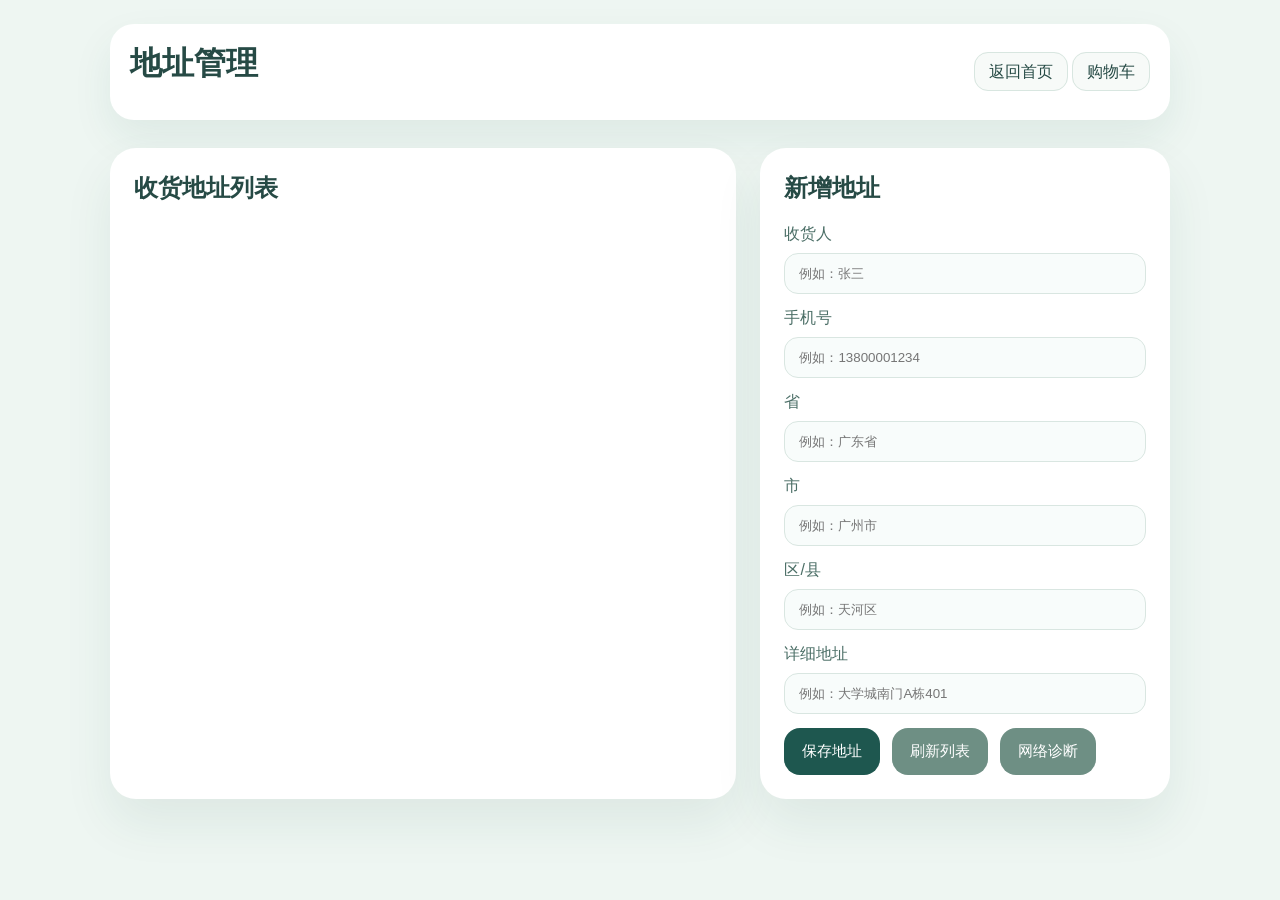
<file: Market_OS/address.html>
﻿<!DOCTYPE html>
<!--
  地址管理页面 —— 广应科校园超市
  提供收货地址的新增、列表查看、默认地址设置与删除功能。
  左侧展示已保存的地址列表，右侧为新增地址表单。
-->
<html lang="zh-CN">
<head>
  <meta charset="UTF-8" />
  <meta name="viewport" content="width=device-width, initial-scale=1.0" />
  <title>地址管理 - 广应科校园超市</title>
  <link rel="stylesheet" href="css/address.css" />
</head>
<body>
  <div class="page">
    <div class="top-nav">
      <h1 class="page-title">地址管理</h1>
      <div>
        <a href="index.html">返回首页</a>
        <a href="cart.html">购物车</a>
      </div>
    </div>
    <div class="layout">
      <div class="card">
        <h2 style="margin-top:0;">收货地址列表</h2>
        <div id="address-list" class="address-grid"></div>
        <div id="no-address" style="padding: 26px; color:#5a7a6f; display:none;">暂无地址，请在右侧表单中添加一个收货地址。</div>
      </div>
      <div class="card">
        <h2 style="margin-top:0;">新增地址</h2>
        <div class="form-group"><label>收货人</label><input id="receiverName" type="text" placeholder="例如：张三" /></div>
        <div class="form-group"><label>手机号</label><input id="phone" type="text" placeholder="例如：13800001234" /></div>
        <div class="form-group"><label>省</label><input id="province" type="text" placeholder="例如：广东省" /></div>
        <div class="form-group"><label>市</label><input id="city" type="text" placeholder="例如：广州市" /></div>
        <div class="form-group"><label>区/县</label><input id="district" type="text" placeholder="例如：天河区" /></div>
        <div class="form-group"><label>详细地址</label><input id="detailAddress" type="text" placeholder="例如：大学城南门A栋401" /></div>
        <div class="form-actions">
          <button id="save-address">保存地址</button>
          <button type="button" class="secondary" id="refresh-address">刷新列表</button>
          <button type="button" id="diag-button" style="background:#6e8f84;">网络诊断</button>
        </div>
      </div>
    </div>
  </div>

  <script src="js/address.js"></script>
</body>
</html>
</file>
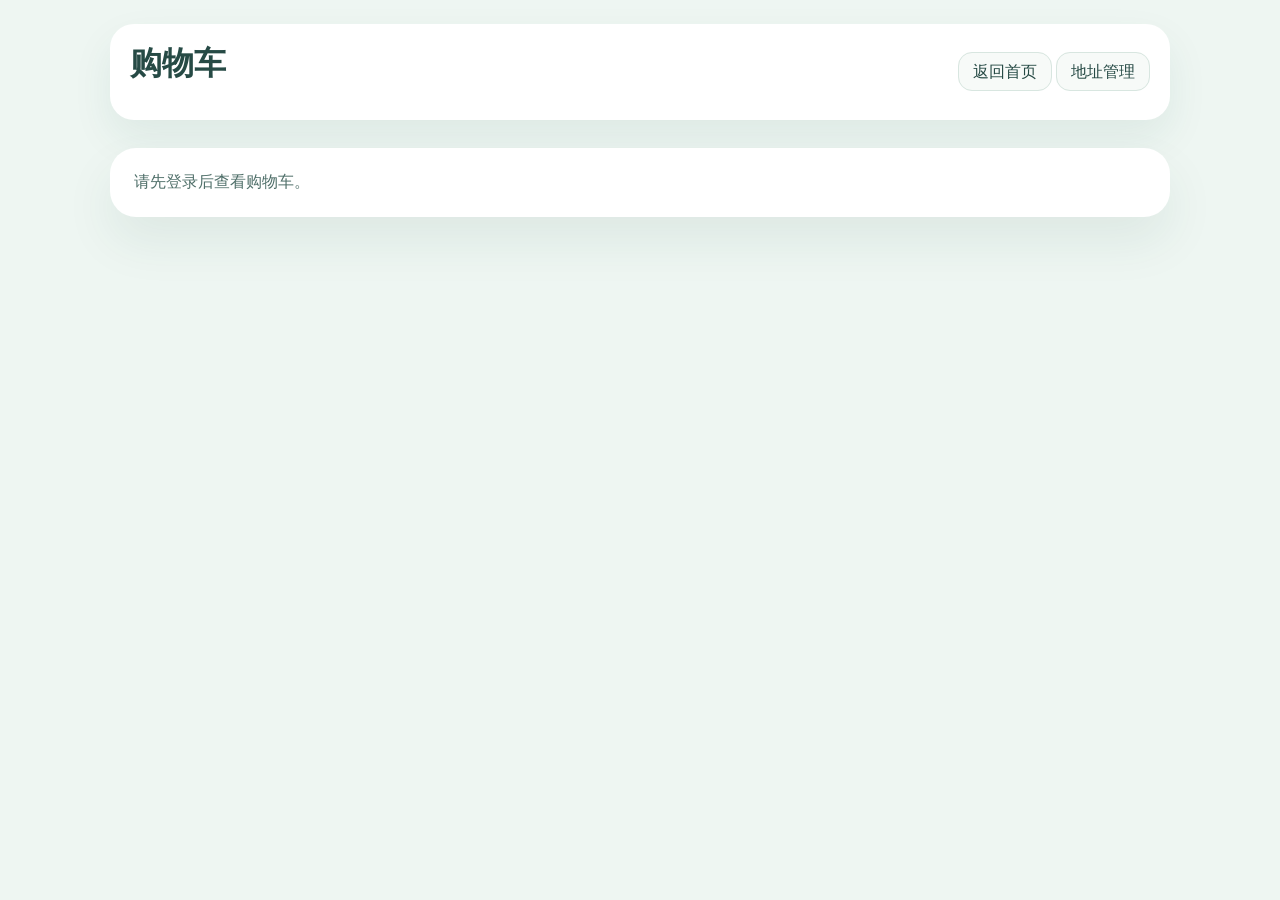
<file: Market_OS/cart.html>
﻿<!DOCTYPE html>
<!--
  购物车页面 —— 广应科校园超市
  展示当前用户的购物车商品列表，支持全选、数量增减、删除、清空、结算操作。
  结算时会弹出收货地址确认弹窗。
-->
<html lang="zh-CN">
<head>
  <meta charset="UTF-8" />
  <meta name="viewport" content="width=device-width, initial-scale=1.0" />
  <title>购物车 - 广应科校园超市</title>
  <link rel="stylesheet" href="css/cart.css" />
</head>
<body>
  <div class="page">
    <div class="top-nav">
      <h1 class="page-title">购物车</h1>
      <div>
        <a href="index.html">返回首页</a>
        <a href="address.html">地址管理</a>
      </div>
    </div>
    <div class="card" id="cart-card">
      <div id="loading" style="color:#4f6f69;">正在加载购物车...</div>
      <div id="empty" class="cart-empty" style="display:none;">
        购物车空空如也，去首页挑选喜欢的商品吧。
      </div>
      <div id="cart-items" class="cart-list"></div>
      <div class="summary" style="display:none;" id="cart-summary">
        <label style="display:flex;align-items:center;gap:10px">
          <input type="checkbox" id="select-all" /> 全选
        </label>
        <strong>总计：¥<span id="total-price">0.00</span></strong>
        <div style="display:flex;gap:12px;align-items:center">
          <button id="clear-button" style="background:#6e8f84">清空购物车</button>
          <button id="checkout-button">去结算</button>
        </div>
      </div>
    </div>
  </div>

  <div class="addr-backdrop" id="addr-modal" style="display:none;">
    <div class="addr-modal">
      <h3>📍 确认收货地址</h3>
      <div class="addr-card" id="addr-card"></div>
      <div class="addr-actions">
        <button class="btn-cancel" id="addr-cancel">取消</button>
        <button class="btn-cancel" id="addr-manage" style="margin-right:auto;">📝 管理地址</button>
        <button class="btn-ok" id="addr-confirm">✅ 确认下单</button>
      </div>
    </div>
  </div>

  <script src="js/cart.js"></script>
</body>
</html>
</file>
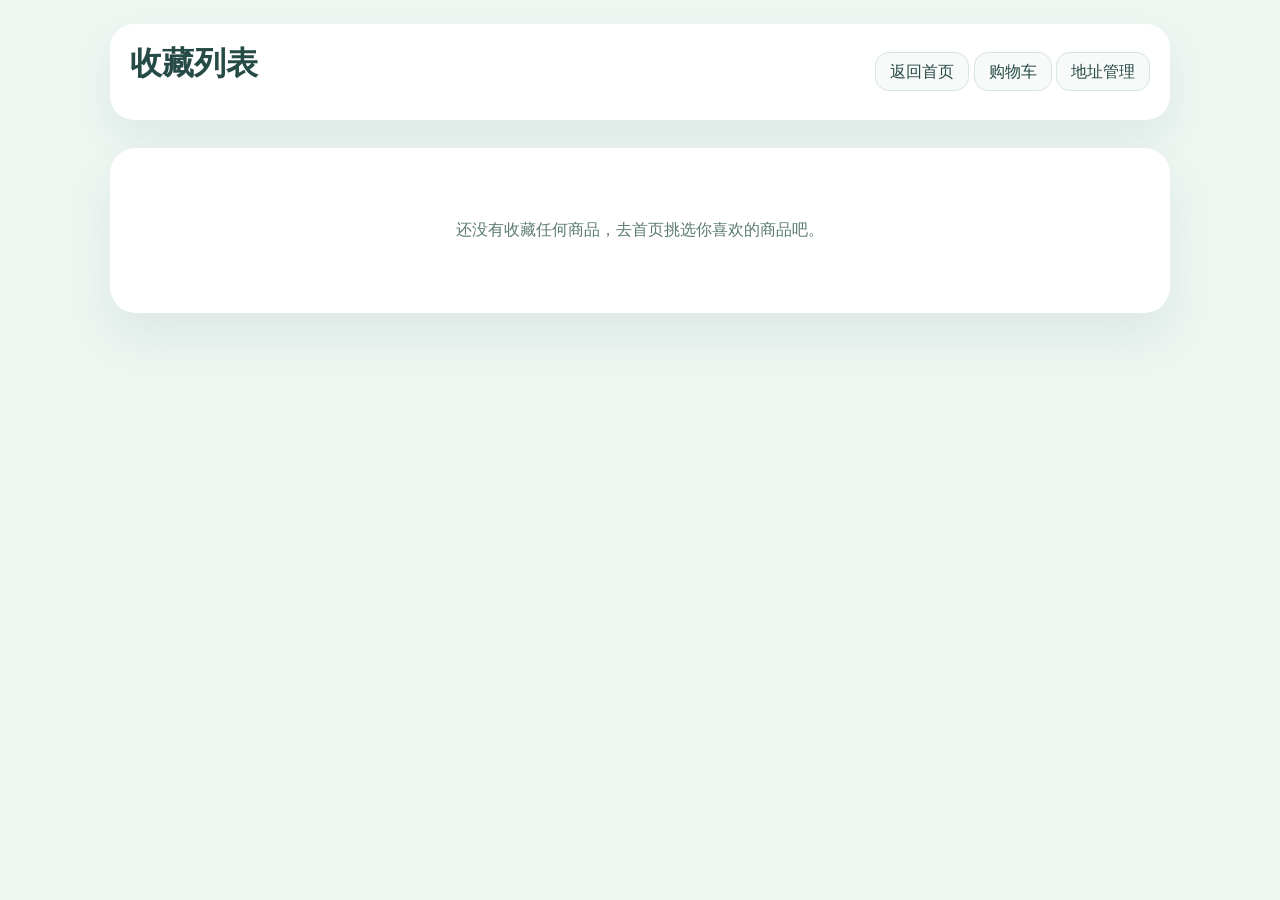
<file: Market_OS/favorites.html>
<!DOCTYPE html>
<!--
  收藏列表页面 —— 广应科校园超市
  展示用户收藏的商品，支持取消收藏、加入购物车、清空收藏。
  收藏数据存储在 localStorage 中，无需登录也可查看（但加购需登录）。
-->
<html lang="zh-CN">
<head>
  <meta charset="UTF-8" />
  <meta name="viewport" content="width=device-width, initial-scale=1.0" />
  <title>收藏列表 - 广应科校园超市</title>
  <link rel="stylesheet" href="css/favorites.css" />
</head>
<body>
  <div class="page">
    <div class="top-nav">
      <h1 class="page-title">收藏列表</h1>
      <div>
        <a href="index.html">返回首页</a>
        <a href="cart.html">购物车</a>
        <a href="address.html">地址管理</a>
      </div>
    </div>
    <div class="card" id="favorites-card">
      <div id="loading" style="color:#4f6f69;">正在加载收藏...</div>
      <div id="empty" class="favorite-empty" style="display:none;">
        还没有收藏任何商品，去首页挑选你喜欢的商品吧。
      </div>
      <div id="favorites-list" class="favorite-list"></div>
      <div class="summary" id="summary" style="display:none;">
        <span id="favorite-count" style="font-size:16px; color:#3d5c52;"></span>
        <button id="clear-all" type="button">清空收藏</button>
      </div>
    </div>
  </div>

  <script src="js/favorites.js"></script>
</body>
</html>
</file>
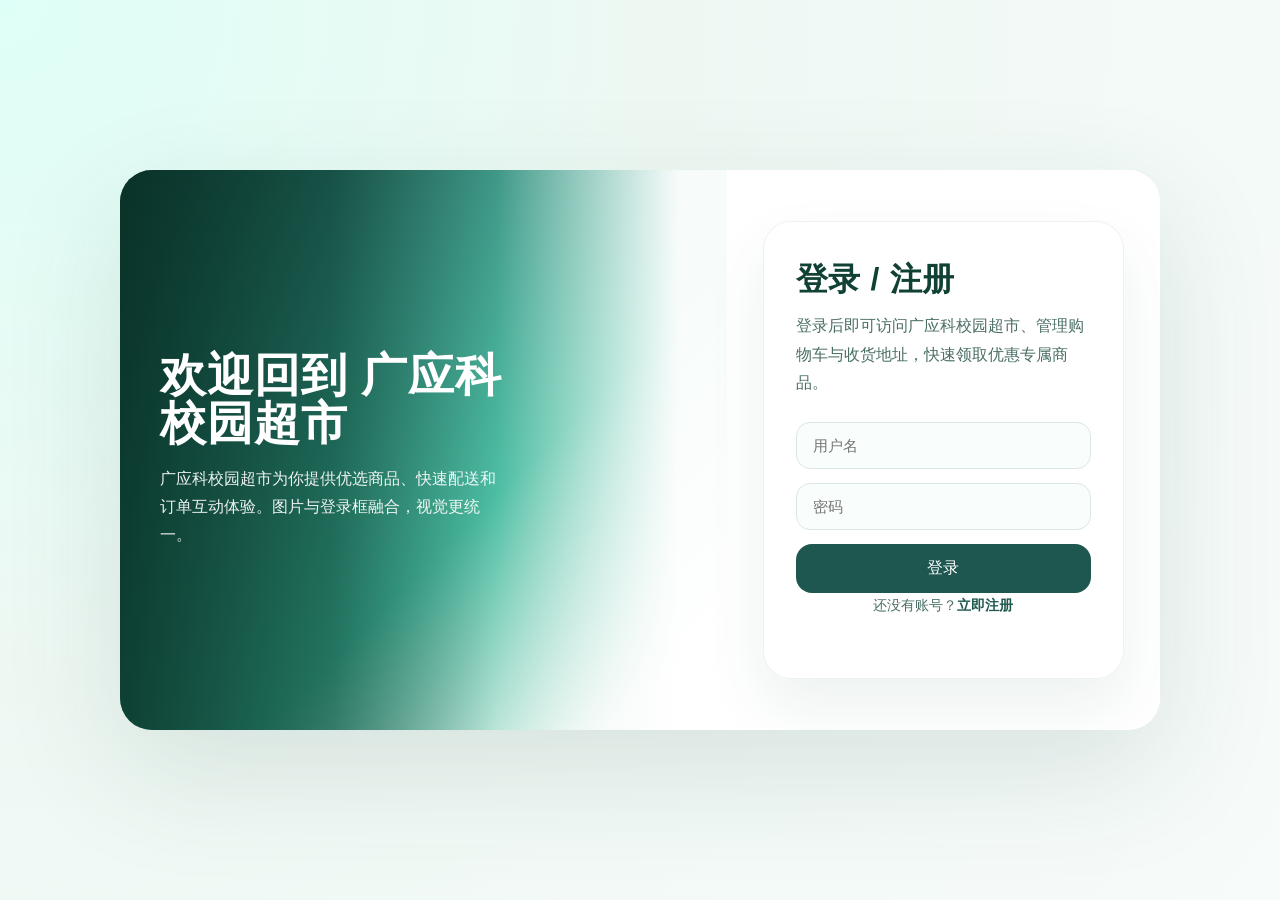
<file: Market_OS/login.html>
﻿<!DOCTYPE html>
<!--
  登录/注册页面 —— 广应科校园超市
  合并式认证页面：左侧为品牌视觉展示，右侧为登录/注册表单卡片。
  支持用户名密码登录、新用户注册，登录后管理员自动跳转后台。
-->
<html lang="zh-CN">
<head>
  <meta charset="UTF-8" />
  <meta name="viewport" content="width=device-width, initial-scale=1.0" />
  <title>登录 / 注册 - 广应科校园超市</title>
  <link rel="stylesheet" href="css/login.css" />
</head>
<body>
  <div class="page-wrapper">
    <div class="visual-panel">
      <div class="visual-content">
        <h2>欢迎回到 广应科校园超市</h2>
        <p>广应科校园超市为你提供优选商品、快速配送和订单互动体验。图片与登录框融合，视觉更统一。</p>
      </div>
    </div>
    <div class="form-panel">
      <div class="auth-card">
        <h1>登录 / 注册</h1>
        <p>登录后即可访问广应科校园超市、管理购物车与收货地址，快速领取优惠专属商品。</p>
        <div id="alert-box" class="alert-box"></div>

        <form id="login-form" class="auth-form active">
          <div class="form-group">
            <input id="login-username" type="text" placeholder="用户名" autocomplete="username" />
          </div>
          <div class="form-group">
            <input id="login-password" type="password" placeholder="密码" autocomplete="current-password" />
          </div>
          <button type="submit">登录</button>
          <p class="form-note">还没有账号？<a href="#" id="open-register">立即注册</a></p>
        </form>

        <form id="register-form" class="auth-form">
          <div class="form-group">
            <input id="register-username" type="text" placeholder="用户名（字母、数字、下划线）" autocomplete="username" />
            <span class="hint">3-20位，字母/数字/下划线，中文请填到真实姓名</span>
          </div>
          <div class="form-group">
            <input id="register-password" type="password" placeholder="密码" autocomplete="new-password" />
            <span class="hint">8-16位，可包含字母、数字和特殊字符</span>
          </div>
          <div class="form-group">
            <input id="register-confirm-password" type="password" placeholder="确认密码" autocomplete="new-password" />
            <span class="hint">请再次输入密码</span>
          </div>
          <div class="form-group"><input id="register-email" type="email" placeholder="邮箱（可选）" autocomplete="email" /></div>
          <div class="form-group"><input id="register-phone" type="text" placeholder="手机号（可选）" autocomplete="tel" /></div>
          <div class="form-group"><input id="register-realname" type="text" placeholder="真实姓名（可选）" autocomplete="name" /></div>
          <button type="submit">注册</button>
          <p class="form-note">已有账号？<a href="#" id="open-login">去登录</a></p>
        </form>
      </div>
    </div>
  </div>

  <script src="js/login.js"></script>
</body>
</html>
</file>
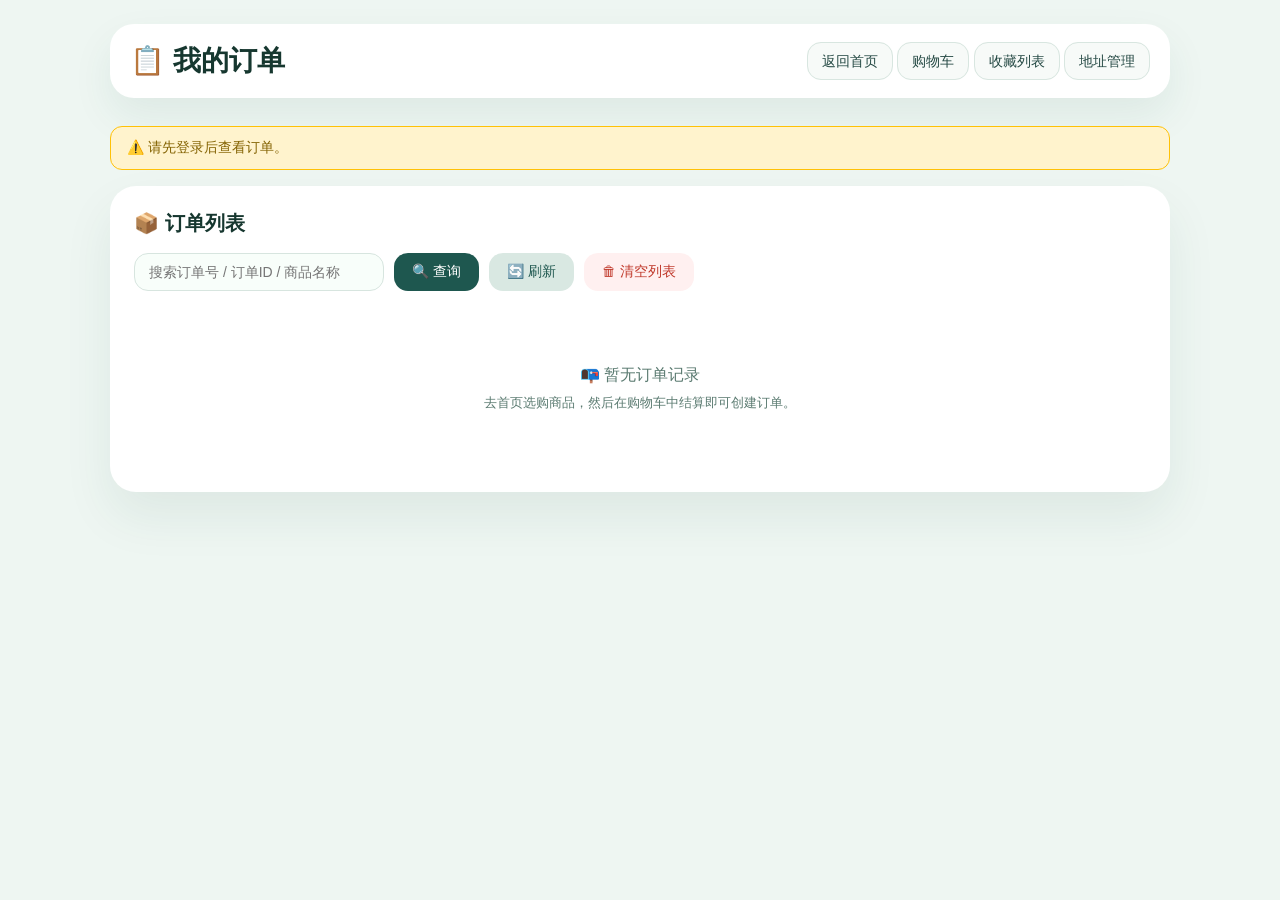
<file: Market_OS/orders.html>
<!DOCTYPE html>
<!--
  我的订单页面 —— 广应科校园超市
  展示当前用户的订单列表，支持按状态筛选（全部/待支付/已支付/已取消）、搜索、分页。
  订单操作：查看详情、支付（需确认地址）、取消订单。
-->
<html lang="zh-CN">
<head>
  <meta charset="UTF-8" />
  <meta name="viewport" content="width=device-width, initial-scale=1.0" />
  <title>我的订单 - 广应科校园超市</title>
  <link rel="stylesheet" href="css/orders.css" />
</head>
<body>
  <div class="page">
    <div class="top-nav">
      <h1 class="page-title">📋 我的订单</h1>
      <div>
        <a href="index.html">返回首页</a>
        <a href="cart.html">购物车</a>
        <a href="favorites.html">收藏列表</a>
        <a href="address.html">地址管理</a>
      </div>
    </div>

    <!-- Error message -->
    <div class="error-msg" id="error-msg" style="display:none;"></div>

    <!-- Stats -->
    <div class="stats-row" id="stats-row" style="display:none;">
      <div class="stat-card" data-status="all" onclick="filterByStatus('all')" style="cursor:pointer;">
        <strong id="stat-total">0</strong><span>全部订单</span>
      </div>
      <div class="stat-card" data-status="0" onclick="filterByStatus(0)" style="cursor:pointer;">
        <strong id="stat-pending">0</strong><span>待支付</span>
      </div>
      <div class="stat-card" data-status="1" onclick="filterByStatus(1)" style="cursor:pointer;">
        <strong id="stat-paid">0</strong><span>已支付</span>
      </div>
      <div class="stat-card" data-status="2" onclick="filterByStatus(2)" style="cursor:pointer;">
        <strong id="stat-cancelled">0</strong><span>已取消</span>
      </div>
    </div>

    <!-- Toolbar -->
    <div class="card">
      <h2>📦 订单列表</h2>
      <div class="toolbar">
        <input type="text" id="search-order-id" placeholder="搜索订单号 / 订单ID / 商品名称" />
        <button onclick="searchOrder()">🔍 查询</button>
        <button class="secondary" onclick="loadOrders()">🔄 刷新</button>
        <button class="secondary" onclick="clearOrders()" style="background:#fff0f0;color:#c0392b;">🗑 清空列表</button>
      </div>

      <div class="loading" id="loading">正在加载订单...</div>
      <div class="empty-state" id="empty" style="display:none;">
        <p>📭 暂无订单记录</p>
        <p style="font-size:13px;">去首页选购商品，然后在购物车中结算即可创建订单。</p>
      </div>

      <div class="table-wrap" id="table-wrap" style="display:none;">
        <table>
          <thead>
            <tr><th>订单ID</th><th>购买商品</th><th>金额</th><th>状态</th><th>时间</th><th>操作</th></tr>
          </thead>
          <tbody id="order-tbody"></tbody>
        </table>
      </div>
      <div id="pagination" style="display:none;justify-content:center;gap:8px;margin-top:16px;align-items:center;"></div>
    </div>
  </div>

  <div class="addr-backdrop" id="addr-modal" style="display:none;">
    <div class="addr-modal">
      <h3>确认收货地址</h3>
      <div class="addr-card" id="addr-card"></div>
      <div class="addr-actions">
        <button class="btn-cancel" id="addr-cancel">取消</button>
        <button class="btn-cancel" id="addr-manage" style="margin-right:auto;">管理地址</button>
        <button class="btn-ok" id="addr-confirm">确认支付</button>
      </div>
    </div>
  </div>

  <!-- Order Items Modal -->
  <div class="modal-backdrop" id="items-modal" style="display:none;" onclick="if(event.target===this)closeItemsModal()">
    <div class="modal">
      <button class="modal-close" onclick="closeItemsModal()">✕</button>
      <h3>📋 订单明细</h3>
      <div id="items-modal-content"></div>
    </div>
  </div>

  <script src="js/orders.js"></script>
</body>
</html>
</file>
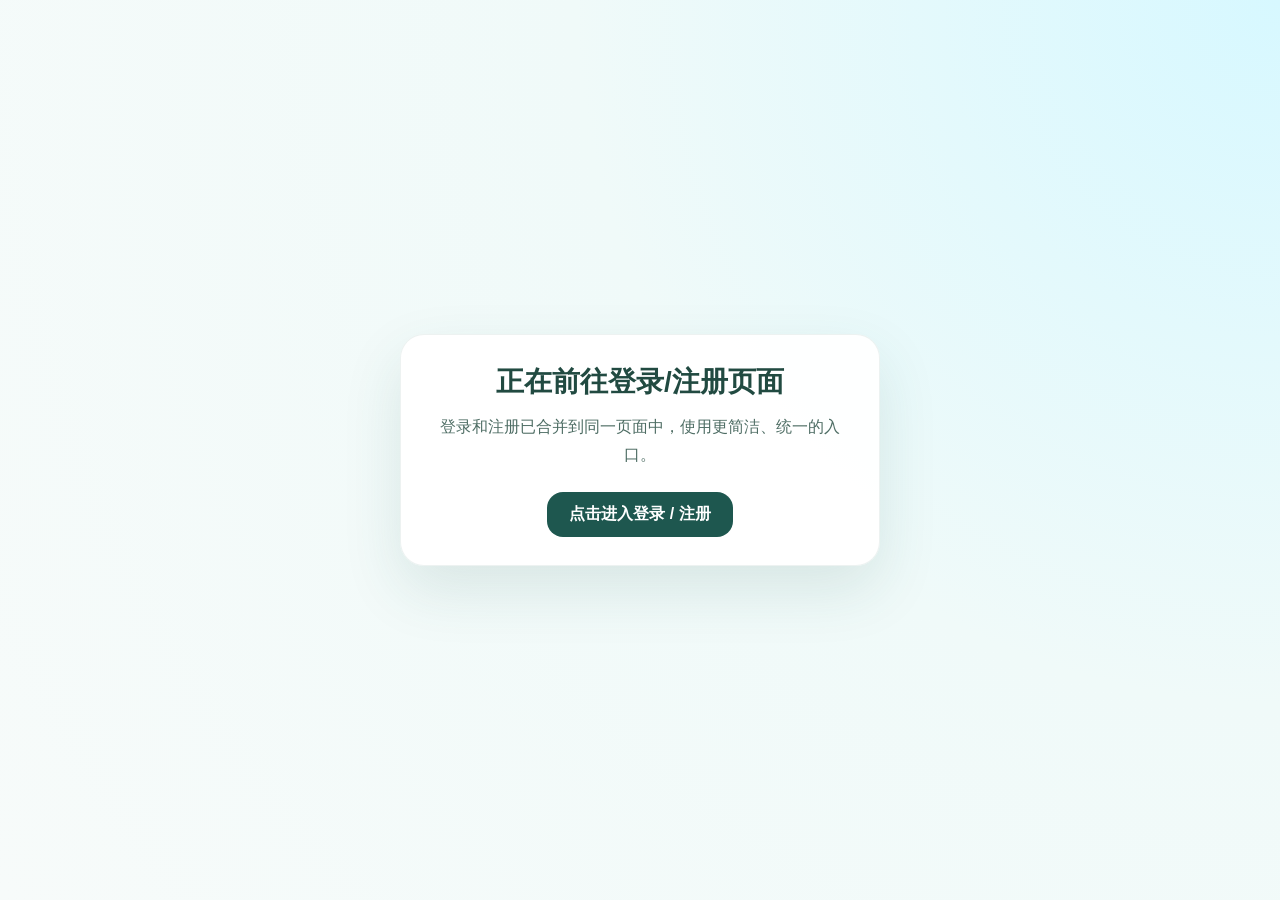
<file: Market_OS/register.html>
﻿<!DOCTYPE html>
<!--
  注册重定向页 —— 广应科校园超市
  登录和注册已合并到 login.html 中，此页面仅作为过渡引导，
  1.2 秒后自动跳转到登录/注册页面。
-->
<html lang="zh-CN">
<head>
  <meta charset="UTF-8" />
  <meta name="viewport" content="width=device-width, initial-scale=1.0" />
  <title>注册 - 广应科校园超市</title>
  <link rel="stylesheet" href="css/register.css" />
</head>
<body>
  <div class="redirect-card">
    <h1>正在前往登录/注册页面</h1>
    <p>登录和注册已合并到同一页面中，使用更简洁、统一的入口。</p>
    <a href="login.html">点击进入登录 / 注册</a>
  </div>
  <script src="js/register.js"></script>
</body>
</html>
</file>
<file: Market_OS/css/address.css>
* { box-sizing: border-box; }
body {
  margin: 0;
  font-family: 'Segoe UI', Tahoma, Geneva, Verdana, sans-serif;
  background: #eef6f2;
  color: #264a45;
}
.page {
  max-width: 1100px;
  margin: 0 auto;
  padding: 24px 20px 40px;
}
.top-nav {
  display: flex;
  flex-wrap: wrap;
  align-items: center;
  justify-content: space-between;
  gap: 12px;
  padding: 18px 20px;
  border-radius: 24px;
  background: #fff;
  box-shadow: 0 18px 40px rgba(30,87,79,.08);
  margin-bottom: 28px;
}
.top-nav a {
  text-decoration: none;
  color: #264a45;
  padding: 10px 14px;
  border-radius: 14px;
  background: #f7faf8;
  border: 1px solid #d8e6e0;
  transition: background .22s ease;
}
.top-nav a:hover { background: #e5f2ec; }
.page-title { margin: 0 0 16px; font-size: 32px; }
.layout {
  display: grid;
  grid-template-columns: 1.3fr 0.85fr;
  gap: 24px;
}
.card {
  background: white;
  border-radius: 26px;
  padding: 24px;
  box-shadow: 0 24px 50px rgba(24,79,68,.08);
}
.address-grid {
  display: grid;
  gap: 18px;
}
.address-card {
  padding: 22px;
  border-radius: 24px;
  background: #f8fffb;
  border: 1px solid #d7ebde;
}
.address-card strong { display: block; margin-bottom: 10px; font-size: 17px; }
.address-card p { margin: 6px 0; color: #5a746b; line-height: 1.6; }
.address-note { margin: 8px 0 10px; }
.address-row {
  display: flex;
  align-items: center;
  justify-content: space-between;
  gap: 12px;
  margin: 6px 0;
}
.address-row p {
  margin: 0;
  color: #5a746b;
  line-height: 1.6;
  flex: 1;
}
.address-actions { margin-top: 14px; display: flex; gap: 12px; flex-wrap: wrap; }
.address-actions button {
  border: none;
  border-radius: 16px;
  padding: 10px 14px;
  color: #fff;
  background: #1e574f;
  cursor: pointer;
  transition: opacity .22s ease;
}
.address-actions button:hover { opacity: .9; }
.default-badge {
  display: inline-block;
  padding: 4px 10px;
  border-radius: 999px;
  background: #d9d9d9;
  color: #5a5a5a;
  font-size: 12px;
  margin-top: 0;
}
.form-group { margin-bottom: 14px; }
.form-group label { display: block; margin-bottom: 8px; color: #4c6f67; }
.form-group input { width: 100%; padding: 12px 14px; border-radius: 14px; border: 1px solid #d9e6e1; background: #f8fcfb; }
.form-group input:focus { outline: none; border-color: #1e574f; }
.form-actions { display: flex; gap: 12px; flex-wrap: wrap; margin-top: 12px; }
.form-actions button {
  border: none;
  border-radius: 16px;
  padding: 14px 18px;
  background: #1e574f;
  color: white;
  cursor: pointer;
  font-size: 15px;
}
.form-actions button.secondary { background: #6e8f84; }
@media (max-width: 920px) { .layout { grid-template-columns: 1fr; } }
</file>
<file: Market_OS/css/cart.css>
* { box-sizing: border-box; }
body {
  margin: 0;
  font-family: 'Segoe UI', Tahoma, Geneva, Verdana, sans-serif;
  background: #eef6f2;
  color: #264a45;
}
.page {
  max-width: 1100px;
  margin: 0 auto;
  padding: 24px 20px 40px;
}
.top-nav {
  display: flex;
  flex-wrap: wrap;
  align-items: center;
  justify-content: space-between;
  gap: 12px;
  padding: 18px 20px;
  border-radius: 24px;
  background: #fff;
  box-shadow: 0 18px 40px rgba(30,87,79,.08);
  margin-bottom: 28px;
}
.top-nav a {
  text-decoration: none;
  color: #264a45;
  padding: 10px 14px;
  border-radius: 14px;
  background: #f7faf8;
  border: 1px solid #d8e6e0;
  transition: background .22s ease;
}
.top-nav a:hover { background: #e5f2ec; }
.page-title { margin: 0 0 16px; font-size: 32px; }
.card {
  background: white;
  border-radius: 26px;
  padding: 24px;
  box-shadow: 0 24px 50px rgba(24,79,68,.08);
}
.cart-empty { text-align: center; color: #5b7b71; padding: 48px 0; }
.cart-list { display: grid; gap: 18px; }
.item-row {
  display: grid;
  grid-template-columns: 40px 120px 1fr 120px 110px;
  gap: 14px;
  align-items: center;
  padding: 16px;
  border-radius: 20px;
  border: 1px solid #e2ece7;
  background: #fcfffd;
}
.item-row img { width: 120px; height: 100px; object-fit: cover; border-radius: 18px; }
.item-info h3 { margin: 0 0 8px; font-size: 18px; }
.item-info p { margin: 0; color: #5e7b72; font-size: 14px; }
.item-price { font-weight: 700; color: #c23c2f; }
.item-actions button {
  border: none;
  padding: 10px 14px;
  border-radius: 14px;
  background: #1e574f;
  color: white;
  cursor: pointer;
  font-size: 14px;
}
.item-actions button:hover { background: #17463d; }
.summary {
  margin-top: 24px;
  display: flex;
  justify-content: space-between;
  align-items: center;
  flex-wrap: wrap;
  gap: 14px;
}
.summary strong { font-size: 20px; }
.summary button {
  border: none;
  background: #1e574f;
  color: white;
  border-radius: 18px;
  padding: 14px 22px;
  cursor: pointer;
  font-size: 16px;
}
.summary button:hover { background: #17463d; }
.qty-row { display: flex; align-items: center; gap: 6px; }
.qty-row button {
  width: 30px; height: 30px; border-radius: 8px;
  border: 1px solid #d7e5df; background: #f8faf8; color: #1e574f;
  font-size: 16px; font-weight: 700; cursor: pointer;
  display: inline-flex; align-items: center; justify-content: center;
  padding: 0; line-height: 1;
}
.qty-row button:hover { background: #e4f0ea; }
.qty-row .qty-num { min-width: 28px; text-align: center; font-weight: 700; font-size: 16px; color: #1d3f34; }
.addr-backdrop { position:fixed;inset:0;background:rgba(20,40,34,.35);display:flex;align-items:center;justify-content:center;z-index:99999;padding:16px; }
.addr-modal { width:min(460px,100%);background:#fff;border-radius:22px;box-shadow:0 24px 60px rgba(20,56,45,.16);padding:26px;text-align:left; }
.addr-modal h3 { margin:0 0 14px;font-size:18px;color:#16372f; }
.addr-modal .addr-card { background:#f7faf8;border-radius:14px;padding:16px;margin-bottom:14px;border:1px solid #d7e7df; }
.addr-modal .addr-card strong { display:block;margin-bottom:4px; }
.addr-modal .addr-card span { color:#5a7267;font-size:14px; }
.addr-modal .addr-card select { width:100%;padding:8px;border-radius:10px;border:1px solid #d7e5df;margin-top:8px; }
.addr-field { display:flex;align-items:flex-start;gap:8px;padding:6px 0; }
.addr-field + .addr-field { border-top:1px solid #e8efe9; }
.addr-label { flex-shrink:0;font-weight:600;color:#1e574f;font-size:14px;min-width:90px; }
.addr-value { color:#264a45;font-size:14px;line-height:1.5;word-break:break-all; }
.addr-modal .addr-actions { display:flex;gap:10px;justify-content:flex-end; }
.addr-modal .addr-actions button { border:none;border-radius:14px;padding:10px 20px;cursor:pointer;font-size:14px;font-weight:600; }
.addr-modal .addr-actions .btn-cancel { background:#f4f8f5;color:#5a7267; }
.addr-modal .addr-actions .btn-ok { background:#1e574f;color:#fff; }
@media (max-width: 900px) {
  .item-row { grid-template-columns: 1fr; }
  .item-row img { width: 100%; height: 180px; }
  .item-row > * { width: 100%; }
  .summary { flex-direction: column; align-items: stretch; }
}
</file>
<file: Market_OS/css/favorites.css>
* { box-sizing: border-box; }
body {
  margin: 0;
  font-family: 'Segoe UI', Tahoma, Geneva, Verdana, sans-serif;
  background: #eef6f2;
  color: #264a45;
}
.page {
  max-width: 1100px;
  margin: 0 auto;
  padding: 24px 20px 40px;
}
.top-nav {
  display: flex;
  flex-wrap: wrap;
  align-items: center;
  justify-content: space-between;
  gap: 12px;
  padding: 18px 20px;
  border-radius: 24px;
  background: #fff;
  box-shadow: 0 18px 40px rgba(30,87,79,.08);
  margin-bottom: 28px;
}
.top-nav a {
  text-decoration: none;
  color: #264a45;
  padding: 10px 14px;
  border-radius: 14px;
  background: #f7faf8;
  border: 1px solid #d8e6e0;
  transition: background .22s ease;
}
.top-nav a:hover { background: #e5f2ec; }
.page-title { margin: 0 0 16px; font-size: 32px; }
.card {
  background: white;
  border-radius: 26px;
  padding: 24px;
  box-shadow: 0 24px 50px rgba(24,79,68,.08);
}
.favorite-empty {
  text-align: center;
  color: #5b7b71;
  padding: 48px 0;
}
.favorite-list {
  display: grid;
  gap: 18px;
}
.favorite-item {
  display: grid;
  grid-template-columns: 140px 1fr 180px;
  gap: 16px;
  align-items: center;
  padding: 18px;
  border-radius: 20px;
  border: 1px solid #e2ece7;
  background: #fcfffd;
}
.favorite-item img {
  width: 140px;
  height: 120px;
  object-fit: cover;
  border-radius: 18px;
}
.item-info h3 {
  margin: 0 0 8px;
  font-size: 20px;
}
.item-info p {
  margin: 0 6px 8px 0;
  color: #5e7b72;
  font-size: 14px;
  line-height: 1.6;
}
.item-meta {
  display: flex;
  flex-wrap: wrap;
  gap: 10px;
  color: #577468;
  font-size: 13px;
}
.item-price {
  font-weight: 700;
  color: #c23c2f;
  margin-top: 8px;
  font-size: 18px;
}
.item-actions {
  display: flex;
  flex-direction: column;
  gap: 10px;
  align-items: stretch;
}
.item-actions button {
  border: none;
  border-radius: 16px;
  padding: 12px 14px;
  cursor: pointer;
  font-size: 14px;
  transition: background .22s ease;
}
.item-actions .cart-btn {
  background: #1e574f;
  color: white;
}
.item-actions .remove-btn {
  background: #f5f0ef;
  color: #7b4d4c;
}
.item-actions .cart-btn:hover { background: #17463d; }
.item-actions .remove-btn:hover { background: #ebdedc; }
.summary {
  margin-top: 22px;
  display: flex;
  justify-content: space-between;
  gap: 12px;
  flex-wrap: wrap;
  align-items: center;
}
.summary button {
  border: none;
  background: #1e574f;
  color: white;
  border-radius: 18px;
  padding: 14px 22px;
  cursor: pointer;
  font-size: 16px;
}
.summary button:hover { background: #17463d; }
@media (max-width: 900px) {
  .favorite-item { grid-template-columns: 1fr; }
  .favorite-item img { width: 100%; height: 220px; }
  .item-actions { flex-direction: row; justify-content: space-between; }
}
</file>
<file: Market_OS/css/login.css>
* { box-sizing: border-box; }
html, body { margin: 0; min-height: 100%; }
body {
  font-family: 'Segoe UI', Tahoma, Geneva, Verdana, sans-serif;
  background: radial-gradient(circle at top left, #defff7 0%, #eef8f3 42%, #f7fbfa 100%);
  color: #173d34;
  display: flex;
  align-items: center;
  justify-content: center;
  min-height: 100vh;
  padding: 24px;
}
.page-wrapper {
  width: min(1040px, calc(100vw - 40px));
  max-width: 1040px;
  margin: 0 auto;
  border-radius: 32px;
  overflow: hidden;
  display: grid;
  grid-template-columns: minmax(320px, 1.4fr) minmax(320px, 1fr);
  box-shadow: 0 40px 120px rgba(41, 78, 67, 0.13);
  background: #ffffff;
  min-height: 560px;
}
.visual-panel {
  position: relative;
  background: linear-gradient(135deg, #1e574f 0%, #2e8b7a 30%, #3db89a 60%, #eef7f2 90%);
  background-size: cover;
  background-position: center;
  display: flex;
  align-items: center;
  justify-content: flex-start;
  padding: 40px;
}
.visual-panel::before {
  content: '';
  position: absolute;
  inset: 0;
  background: linear-gradient(90deg, rgba(5, 42, 32, 0.82) 0%, rgba(5, 42, 32, 0.48) 35%, rgba(255,255,255,0.08) 62%, rgba(255,255,255,0.96) 92%);
  pointer-events: none;
}
.visual-content {
  position: relative;
  z-index: 1;
  max-width: 380px;
  color: #ffffff;
}
.visual-content h2 {
  margin: 0 0 18px;
  font-size: clamp(34px, 5vw, 46px);
  line-height: 1.05;
  letter-spacing: 0.02em;
}
.visual-content p {
  margin: 0;
  font-size: 16px;
  line-height: 1.75;
  max-width: 340px;
  color: rgba(255,255,255,0.92);
}
.form-panel {
  display: flex;
  align-items: center;
  justify-content: center;
  padding: 40px 36px;
  background: rgba(255,255,255,0.92);
}
.auth-card {
  width: 100%;
  max-width: 420px;
  background: rgba(255,255,255,0.95);
  border: 1px solid rgba(30,87,79,0.08);
  border-radius: 28px;
  box-shadow: 0 28px 60px rgba(31,91,80,0.08);
  padding: 36px 32px;
  backdrop-filter: blur(10px);
}
.auth-card h1 {
  margin: 0 0 10px;
  font-size: 32px;
  letter-spacing: .02em;
  color: #114135;
}
.auth-card p {
  margin: 0 0 24px;
  color: #4a6e65;
  line-height: 1.78;
}
.alert-box {
  display: none;
  margin-bottom: 16px;
  padding: 14px 16px;
  border-radius: 16px;
  border: 1px solid #d6ebe4;
  background: #f4fffa;
  color: #1e574f;
}
.auth-form {
  display: none;
}
.auth-form.active {
  display: block;
}
.form-group {
  margin-bottom: 14px;
}
.form-group input {
  width: 100%;
  padding: 14px 16px;
  border: 1px solid #dae7e1;
  border-radius: 14px;
  font-size: 15px;
  background: #f9fdfb;
  color: #1b4236;
}
.form-group input:focus {
  outline: none;
  border-color: #1e574f;
  box-shadow: inset 0 0 0 1px rgba(30,87,79,0.18);
}
.form-group .hint {
  font-size: 12px;
  color: #8a9e96;
  margin-top: 4px;
  padding-left: 4px;
  display: block;
}
.form-group .hint.error {
  color: #c0392b;
}
.auth-card button {
  width: 100%;
  padding: 14px 16px;
  border: none;
  border-radius: 16px;
  background: #1e574f;
  color: #fff;
  font-size: 16px;
  cursor: pointer;
  transition: background .22s ease, transform .15s ease;
}
.auth-card button:hover {
  background: #17463d;
  transform: translateY(-1px);
}
.form-note {
  margin-top: 18px;
  color: #556f69;
  text-align: center;
  font-size: 14px;
}
.form-note a {
  color: #1e574f;
  text-decoration: none;
  font-weight: 600;
}
@media (max-width: 930px) {
  .page-wrapper {
    grid-template-columns: 1fr;
  }
  .visual-panel {
    min-height: 280px;
    justify-content: center;
  }
  .form-panel {
    padding: 28px 26px;
  }
}
@media (max-width: 640px) {
  body { padding: 16px; }
  .page-wrapper { min-height: auto; }
  .visual-content h2 { font-size: 28px; }
  .auth-card { padding: 28px 24px; }
}
</file>
<file: Market_OS/css/orders.css>
* { box-sizing: border-box; }
body {
  margin: 0;
  font-family: 'Segoe UI', Tahoma, Geneva, Verdana, sans-serif;
  background: #eef6f2;
  color: #264a45;
}
.page {
  max-width: 1100px;
  margin: 0 auto;
  padding: 24px 20px 40px;
}
.top-nav {
  display: flex;
  flex-wrap: wrap;
  align-items: center;
  justify-content: space-between;
  gap: 12px;
  padding: 18px 20px;
  border-radius: 24px;
  background: #fff;
  box-shadow: 0 18px 40px rgba(30,87,79,.08);
  margin-bottom: 28px;
}
.top-nav a {
  text-decoration: none;
  color: #264a45;
  padding: 10px 14px;
  border-radius: 14px;
  background: #f7faf8;
  border: 1px solid #d8e6e0;
  transition: background .22s ease;
  font-size: 14px;
}
.top-nav a:hover { background: #e5f2ec; }
.top-nav a.nav-primary {
  background: #1e574f;
  color: #fff;
  border-color: #1e574f;
}
.top-nav a.nav-primary:hover { background: #17463d; }
.page-title { margin: 0; font-size: 28px; color: #16372f; }

.card {
  background: white;
  border-radius: 26px;
  padding: 24px;
  box-shadow: 0 24px 50px rgba(24,79,68,.08);
  margin-bottom: 20px;
}
.card h2 { margin: 0 0 16px; font-size: 20px; color: #16372f; }

/* Stats row */
.stats-row {
  display: grid;
  grid-template-columns: repeat(4, minmax(0, 1fr));
  gap: 16px;
  margin-bottom: 20px;
}
.stat-card {
  background: #f7faf8;
  border-radius: 20px;
  padding: 18px 20px;
  text-align: center;
  box-shadow: inset 0 0 0 1px rgba(30,87,79,.05);
}
.stat-card strong { display: block; font-size: 24px; margin-bottom: 4px; color: #1e574f; }
.stat-card span { font-size: 13px; color: #5a7267; }

/* Toolbar */
.toolbar {
  display: flex;
  flex-wrap: wrap;
  gap: 10px;
  margin-bottom: 18px;
  align-items: center;
}
.toolbar input {
  width: 250px;
  padding: 10px 14px;
  border: 1px solid #d7e5df;
  border-radius: 14px;
  background: #f8fefa;
  color: #1f3e36;
  font-size: 14px;
}
.toolbar button {
  border: none;
  border-radius: 14px;
  padding: 10px 18px;
  background: #1e574f;
  color: #fff;
  cursor: pointer;
  font-size: 14px;
  transition: background .22s ease;
}
.toolbar button:hover { background: #17463d; }
.toolbar button.secondary {
  background: #d9e8e2;
  color: #1e574f;
}
.toolbar button.secondary:hover { background: #c1d6ca; }

/* Status pills */
.status-pill {
  display: inline-flex;
  align-items: center;
  padding: 5px 12px;
  border-radius: 999px;
  font-size: 13px;
  font-weight: 600;
  white-space: nowrap;
}
.status-pending { background: #fff3e0; color: #e65100; }
.status-paid { background: #e8f5e9; color: #2e7d32; }
.status-cancelled { background: #f5f5f5; color: #757575; }

/* Table */
.table-wrap { overflow-x: auto; }
table {
  width: 100%;
  border-collapse: collapse;
  min-width: 780px;
}
th, td {
  padding: 14px 12px;
  border-bottom: 1px solid #e5ece8;
  text-align: left;
  font-size: 14px;
  color: #2b4f45;
}
th { color: #16372f; font-weight: 700; background: #f7fbf9; white-space: nowrap; }
tr:hover { background: #fbfdfb; }

.actions {
  display: flex;
  gap: 8px;
  flex-wrap: wrap;
}
.actions button {
  border: none;
  background: #f4f6f4;
  color: #1e574f;
  border-radius: 12px;
  padding: 7px 14px;
  cursor: pointer;
  font-size: 13px;
  transition: background .18s ease;
  white-space: nowrap;
}
.actions button:hover { background: #e7f0ec; }
.actions button.pay-btn { background: #1e574f; color: #fff; }
.actions button.pay-btn:hover { background: #17463d; }
.actions button.cancel-btn { background: #fff0f0; color: #c0392b; }
.actions button.cancel-btn:hover { background: #ffe0e0; }
.actions button:disabled { opacity: .45; cursor: not-allowed; }

/* Modal */
.modal-backdrop {
  position: fixed;
  inset: 0;
  background: rgba(0,0,0,.45);
  display: flex;
  align-items: center;
  justify-content: center;
  z-index: 1000;
  padding: 20px;
}
.modal {
  background: #fff;
  border-radius: 24px;
  padding: 28px;
  max-width: 700px;
  width: 100%;
  max-height: 85vh;
  overflow-y: auto;
  box-shadow: 0 30px 60px rgba(0,0,0,.18);
}
.modal h3 { margin: 0 0 18px; font-size: 20px; color: #16372f; }
.modal-close {
  float: right;
  background: none;
  border: none;
  font-size: 24px;
  cursor: pointer;
  color: #999;
  padding: 0 4px;
}
.modal-close:hover { color: #333; }

.order-info-row {
  display: grid;
  grid-template-columns: 1fr 1fr;
  gap: 10px;
  margin-bottom: 16px;
  font-size: 14px;
}
.order-info-row .label { color: #5b736d; }
.order-info-row .value { font-weight: 600; color: #1d3f34; }

/* Create order section */
.create-section {
  background: #f7fdf7;
  border: 2px dashed #d0e8d7;
  border-radius: 18px;
  padding: 20px;
  text-align: center;
}
.create-section p { color: #5b736d; margin: 0 0 14px; font-size: 14px; }
.create-section button {
  border: none;
  border-radius: 16px;
  padding: 12px 24px;
  background: #1e574f;
  color: #fff;
  cursor: pointer;
  font-size: 15px;
  font-weight: 600;
  transition: background .22s ease;
}
.create-section button:hover { background: #17463d; }
.create-section button:disabled { opacity: .5; cursor: not-allowed; }

.empty-state { text-align: center; color: #5b7b71; padding: 48px 0; }
.empty-state p { margin: 8px 0; }
.loading { text-align: center; color: #4f6f69; padding: 32px 0; }

.error-msg {
  background: #fff3cd;
  border: 1px solid #ffc107;
  border-radius: 12px;
  padding: 12px 16px;
  color: #856404;
  margin-bottom: 16px;
  font-size: 14px;
}

.amount { font-weight: 700; color: #c23c2f; }
.addr-backdrop { position:fixed;inset:0;background:rgba(20,40,34,.35);display:flex;align-items:center;justify-content:center;z-index:99999;padding:16px; }
.addr-modal { width:min(460px,100%);background:#fff;border-radius:22px;box-shadow:0 24px 60px rgba(20,56,45,.16);padding:26px;text-align:left; }
.addr-modal h3 { margin:0 0 14px;font-size:18px;color:#16372f; }
.addr-modal .addr-card { background:#f7faf8;border-radius:14px;padding:14px;margin-bottom:14px;border:1px solid #d7e7df; }
.addr-modal .addr-card strong { display:block;margin-bottom:4px; }
.addr-modal .addr-card span { color:#5a7267;font-size:14px; }
.addr-modal .addr-card select { width:100%;padding:8px;border-radius:10px;border:1px solid #d7e5df;margin-top:8px; }
.addr-field { display:flex;align-items:flex-start;gap:8px;padding:6px 0; }
.addr-field + .addr-field { border-top:1px solid #e8efe9; }
.addr-label { flex-shrink:0;font-weight:600;color:#1e574f;font-size:14px;min-width:80px; }
.addr-value { color:#264a45;font-size:14px;line-height:1.5;word-break:break-all; }
.addr-modal .addr-actions { display:flex;gap:10px;justify-content:flex-end; }
.addr-modal .addr-actions button { border:none;border-radius:14px;padding:10px 20px;cursor:pointer;font-size:14px;font-weight:600; }
.addr-modal .addr-actions .btn-cancel { background:#f4f8f5;color:#5a7267; }
.addr-modal .addr-actions .btn-ok { background:#1e574f;color:#fff; }
.cart-modal-body { max-height:55vh;overflow-y:auto;margin-bottom:16px;padding-right:4px; }
.cart-modal-body::-webkit-scrollbar { width:4px; }
.cart-modal-body::-webkit-scrollbar-thumb { background:#d5e0db;border-radius:4px; }
.cart-modal-item { display:grid;grid-template-columns:auto 1fr auto;gap:12px;align-items:center;padding:14px 16px;border-radius:14px;margin-bottom:8px;background:#fff;border:2px solid #eaf0ed;transition:all .18s ease;cursor:pointer; }
.cart-modal-item:hover { border-color:#c4d9cf;box-shadow:0 2px 8px rgba(30,87,79,.06); }
.cart-modal-item.selected { border-color:#1e574f;background:#f4faf7;box-shadow:0 2px 12px rgba(30,87,79,.08); }
.cart-modal-item .item-check { width:20px;height:20px;cursor:pointer;accent-color:#1e574f; }
.cart-modal-item .item-info { display:flex;flex-direction:column;gap:2px;min-width:0; }
.cart-modal-item .item-name { font-weight:600;font-size:15px;color:#1d3f34;white-space:nowrap;overflow:hidden;text-overflow:ellipsis; }
.cart-modal-item .item-meta { font-size:12px;color:#8a9e96; }
.cart-modal-item .item-right { text-align:right;display:flex;flex-direction:column;gap:4px;align-items:flex-end; }
.cart-modal-item .item-price { color:#c23c2f;font-weight:800;font-size:16px; }
.cart-modal-item .item-qty { font-size:13px;color:#5a7267;background:#f0f4f2;padding:2px 10px;border-radius:999px; }
.cart-select-header { display:flex;justify-content:space-between;align-items:center;margin-bottom:12px;padding-bottom:10px;border-bottom:1px solid #eaf0ed; }
.cart-select-header label { font-size:13px;color:#5a7267;cursor:pointer;display:flex;align-items:center;gap:6px; }
.cart-select-header label input { accent-color:#1e574f; }
.cart-select-footer { display:flex;justify-content:space-between;align-items:center;padding-top:12px;border-top:2px solid #eaf0ed; }
.cart-select-footer .total-label { font-size:14px;color:#5a7267; }
.cart-select-footer .total-amount { font-size:24px;font-weight:800;color:#c23c2f; }

@media (max-width: 900px) {
  .stats-row { grid-template-columns: 1fr; }
  .order-info-row { grid-template-columns: 1fr; }
  .toolbar { flex-direction: column; }
  .toolbar input, .toolbar button { width: 100%; }
}
@media (max-width: 640px) {
  .page { padding: 16px 12px 32px; }
  .top-nav { flex-direction: column; align-items: flex-start; }
}
</file>
<file: Market_OS/css/register.css>
* { box-sizing: border-box; }
body {
  margin: 0;
  min-height: 100vh;
  display: flex;
  align-items: center;
  justify-content: center;
  font-family: 'Segoe UI', Tahoma, Geneva, Verdana, sans-serif;
  background: radial-gradient(circle at top right, #d7f8ff 0%, #f0faf9 45%, #f7fbfa 100%);
  color: #214a41;
}
.redirect-card {
  background: rgba(255,255,255,0.95);
  border-radius: 24px;
  box-shadow: 0 24px 60px rgba(31,91,80,.12);
  border: 1px solid rgba(30,87,79,.08);
  padding: 28px 30px;
  text-align: center;
  width: min(480px, calc(100vw - 32px));
}
.redirect-card h1 {
  margin: 0 0 12px;
  font-size: 28px;
}
.redirect-card p {
  margin: 0 0 24px;
  line-height: 1.7;
  color: #4e6d64;
}
.redirect-card a {
  display: inline-block;
  padding: 12px 22px;
  border-radius: 16px;
  background: #1e574f;
  color: #fff;
  text-decoration: none;
  font-weight: 600;
}
</file>
